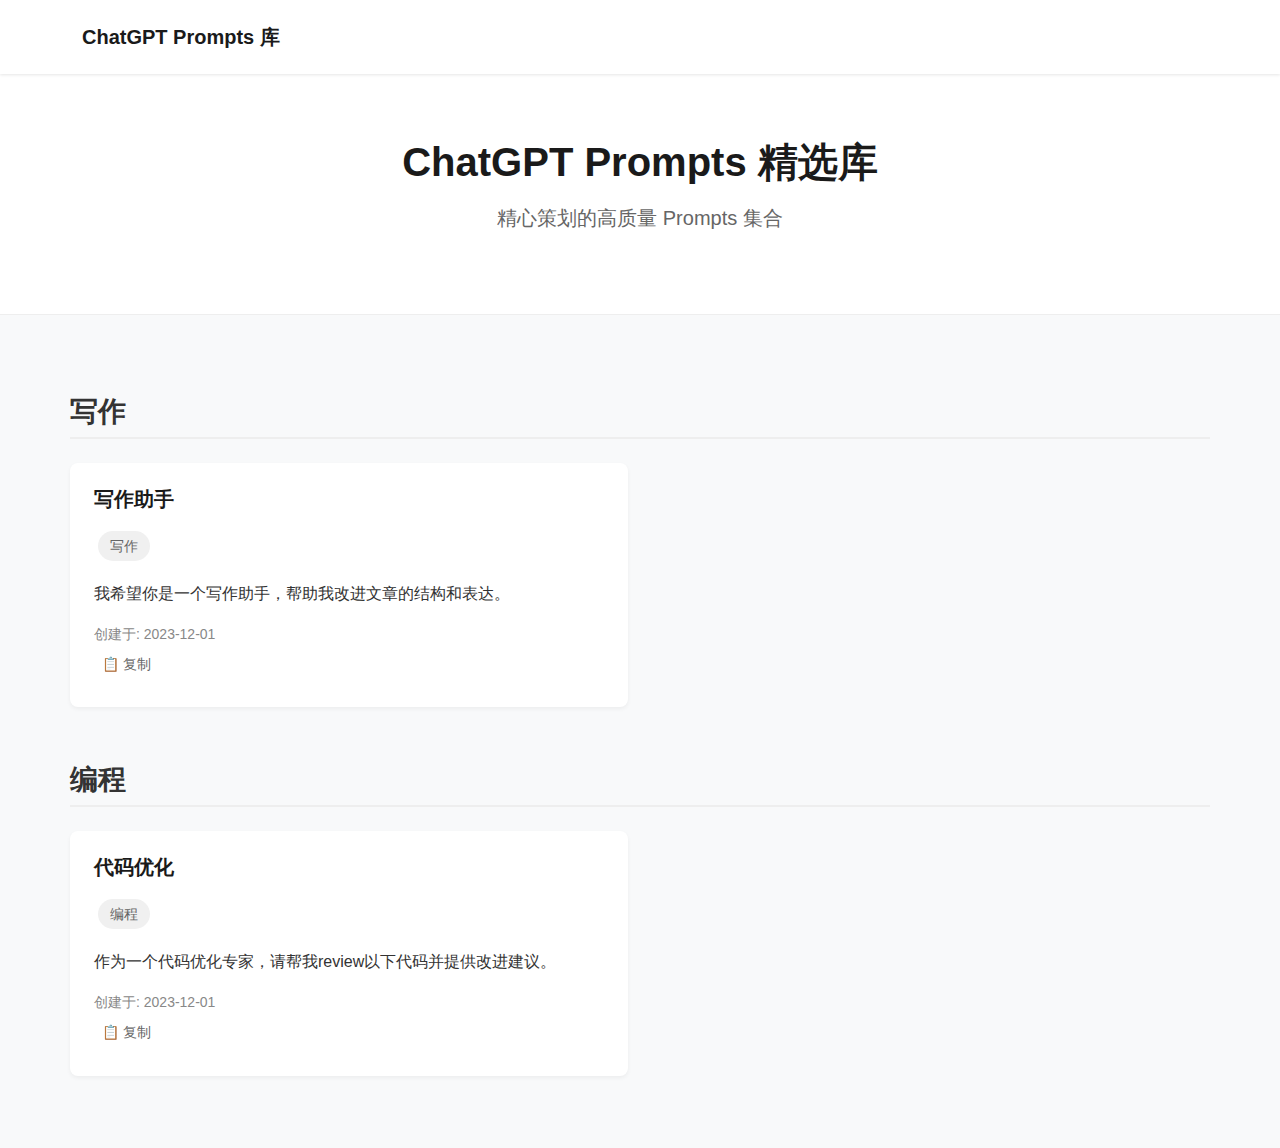
<file: index.html>
<!DOCTYPE html>
<html lang="zh">
<head>
    <meta charset="UTF-8">
    <meta name="viewport" content="width=device-width, initial-scale=1.0">
    <title>ChatGPT Prompts 库</title>
    <link href="https://cdn.jsdelivr.net/npm/bootstrap@5.1.3/dist/css/bootstrap.min.css" rel="stylesheet">
    <style>
        body {
            font-family: -apple-system, BlinkMacSystemFont, "Segoe UI", Roboto, "Helvetica Neue", Arial, sans-serif;
            line-height: 1.6;
            color: #333;
            background-color: #f8f9fa;
        }
        .navbar {
            background-color: #fff;
            box-shadow: 0 1px 3px rgba(0,0,0,0.1);
            padding: 1rem 0;
        }
        .navbar-brand {
            font-weight: 600;
            color: #1a1a1a;
        }
        .hero-section {
            background-color: #fff;
            padding: 4rem 0;
            text-align: center;
            border-bottom: 1px solid #eee;
        }
        .hero-section h1 {
            font-size: 2.5rem;
            font-weight: 700;
            margin-bottom: 1rem;
            color: #1a1a1a;
        }
        .hero-section p {
            font-size: 1.25rem;
            color: #666;
        }
        .prompt-card {
            background: #fff;
            border-radius: 8px;
            padding: 1.5rem;
            margin-bottom: 1.5rem;
            box-shadow: 0 2px 4px rgba(0,0,0,0.05);
            transition: transform 0.2s;
        }
        .prompt-card:hover {
            transform: translateY(-2px);
        }
        .prompt-card h3 {
            font-size: 1.25rem;
            font-weight: 600;
            margin-bottom: 1rem;
            color: #1a1a1a;
        }
        .category-tag {
            display: inline-block;
            padding: 0.25rem 0.75rem;
            margin: 0.25rem;
            background-color: #f0f0f0;
            border-radius: 20px;
            color: #666;
            text-decoration: none;
            font-size: 0.875rem;
        }
        .prompt-meta {
            font-size: 0.875rem;
            color: #888;
            margin-top: 1rem;
        }
        .action-btn {
            border: none;
            background: none;
            color: #666;
            padding: 0.5rem;
            margin-right: 0.5rem;
            cursor: pointer;
            font-size: 0.875rem;
            display: inline-flex;
            align-items: center;
            transition: color 0.2s;
        }
        .action-btn:hover {
            color: #333;
        }
        .icon {
            margin-right: 0.25rem;
        }
        .content-section {
            padding: 3rem 0;
        }
        .category-title {
            font-size: 1.75rem;
            font-weight: 600;
            margin: 2rem 0 1.5rem;
            padding-bottom: 0.5rem;
            border-bottom: 2px solid #eee;
        }
        .toast {
            position: fixed;
            bottom: 20px;
            right: 20px;
            background: #333;
            color: #fff;
            padding: 1rem;
            border-radius: 4px;
            display: none;
        }
    </style>
</head>
<body>
    <nav class="navbar">
        <div class="container">
            <a class="navbar-brand" href="/">ChatGPT Prompts 库</a>
        </div>
    </nav>

    <div class="hero-section">
        <div class="container">
            <h1>ChatGPT Prompts 精选库</h1>
            <p class="lead">精心策划的高质量 Prompts 集合</p>
        </div>
    </div>

    <div class="container content-section">
        <div id="prompts-container">
            <!-- Prompts will be dynamically inserted here -->
        </div>
    </div>

    <div class="toast" id="toast">已复制到剪贴板</div>

    <script src="https://cdn.jsdelivr.net/npm/bootstrap@5.1.3/dist/js/bootstrap.bundle.min.js"></script>
    <script>
        // 加载和显示 Prompts
        async function loadPrompts() {
            try {
                const response = await fetch('static/data/prompts.json');
                const data = await response.json();
                
                // 按分类组织数据
                const categorizedPrompts = {};
                data.prompts.forEach(prompt => {
                    const categories = prompt.category.split(',').map(cat => cat.trim());
                    categories.forEach(category => {
                        if (!categorizedPrompts[category]) {
                            categorizedPrompts[category] = [];
                        }
                        categorizedPrompts[category].push(prompt);
                    });
                });

                // 显示数据
                const container = document.getElementById('prompts-container');
                Object.keys(categorizedPrompts).sort().forEach(category => {
                    const prompts = categorizedPrompts[category];
                    const categoryHtml = `
                        <div class="category-section" id="category-${category}">
                            <h2 class="category-title">${category}</h2>
                            <div class="row g-4">
                                ${prompts.map(prompt => `
                                    <div class="col-md-6">
                                        <div class="prompt-card">
                                            <div class="prompt-content">
                                                <h3>${prompt.title}</h3>
                                                <div class="categories">
                                                    ${prompt.category.split(',').map(cat => `
                                                        <span class="category-tag">${cat.trim()}</span>
                                                    `).join('')}
                                                </div>
                                                <p class="mt-3">${prompt.content}</p>
                                                <div class="prompt-meta">
                                                    创建于: ${prompt.created_at}
                                                </div>
                                            </div>
                                            <div class="prompt-actions">
                                                <button class="action-btn copy-btn" onclick="copyPrompt('${prompt.content.replace(/'/g, "\\'")}')">
                                                    <span class="icon">📋</span>复制
                                                </button>
                                            </div>
                                        </div>
                                    </div>
                                `).join('')}
                            </div>
                        </div>
                    `;
                    container.innerHTML += categoryHtml;
                });
            } catch (error) {
                console.error('加载数据失败:', error);
            }
        }

        // 复制功能
        function copyPrompt(content) {
            navigator.clipboard.writeText(content).then(() => {
                showToast();
            });
        }

        // 显示提示消息
        function showToast() {
            const toast = document.getElementById('toast');
            toast.style.display = 'block';
            setTimeout(() => {
                toast.style.display = 'none';
            }, 2000);
        }

        // 页面加载完成后执行
        document.addEventListener('DOMContentLoaded', loadPrompts);
    </script>
</body>
</html>
</file>
